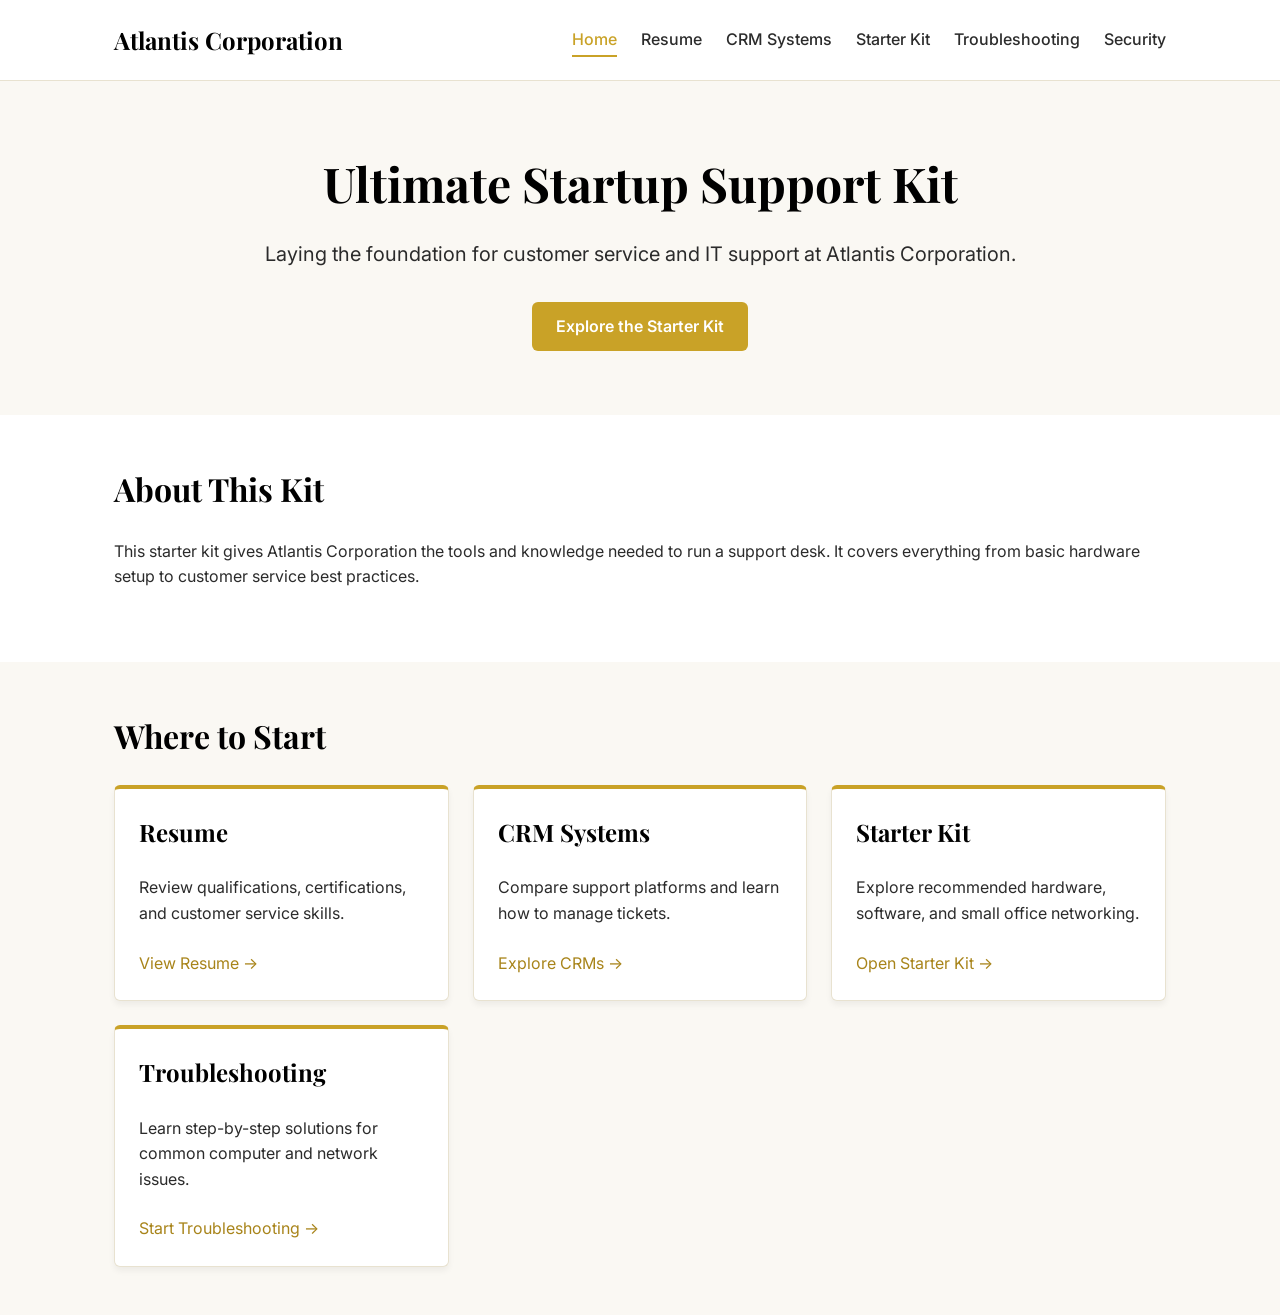
<file: index.html>
<!DOCTYPE html>
<html lang="en">
<head>
  <meta charset="UTF-8">
  <meta name="viewport" content="width=device-width, initial-scale=1.0">
  <title>Home | Ultimate Startup Support Kit</title>
  
  <link rel="preconnect" href="https://fonts.googleapis.com">
  <link rel="preconnect" href="https://fonts.gstatic.com" crossorigin>
  <link href="https://fonts.googleapis.com/css2?family=Inter:wght@400;500;600&family=Playfair+Display:ital,wght@0,400;0,700;1,400&display=swap" rel="stylesheet">
  
  <link rel="stylesheet" href="css/styles.css">
</head>
<body>

  <header class="site-header">
    <div class="container header-container">
      <a href="index.html" class="site-title">Atlantis Corporation</a>
      
      <button class="menu-toggle" aria-label="Toggle navigation">
        <span class="hamburger"></span>
      </button>

      <nav class="main-nav">
        <ul>
          <li><a href="index.html" class="active">Home</a></li>
          <li><a href="resume.html">Resume</a></li>
          <li><a href="crm.html">CRM Systems</a></li>
          <li><a href="starter-kit.html">Starter Kit</a></li>
          <li><a href="troubleshooting.html">Troubleshooting</a></li>
          <li><a href="security.html">Security</a></li>
        </ul>
      </nav>
    </div>
  </header>

  <section class="hero bg-off-white">
    <div class="container">
      <h1>Ultimate Startup Support Kit</h1>
      <p>Laying the foundation for customer service and IT support at Atlantis Corporation.</p>
      <a href="starter-kit.html" class="btn">Explore the Starter Kit</a>
    </div>
  </section>

  <section>
    <div class="container">
      <h2>About This Kit</h2>
      <p>This starter kit gives Atlantis Corporation the tools and knowledge needed to run a support desk. It covers everything from basic hardware setup to customer service best practices.</p>
    </div>
  </section>

  <section class="bg-off-white">
    <div class="container">
      <h2>Where to Start</h2>
      <div class="card-grid">
        
        <div class="card">
          <h3>Resume</h3>
          <p>Review qualifications, certifications, and customer service skills.</p>
          <a href="resume.html">View Resume &rarr;</a>
        </div>

        <div class="card">
          <h3>CRM Systems</h3>
          <p>Compare support platforms and learn how to manage tickets.</p>
          <a href="crm.html">Explore CRMs &rarr;</a>
        </div>

        <div class="card">
          <h3>Starter Kit</h3>
          <p>Explore recommended hardware, software, and small office networking.</p>
          <a href="starter-kit.html">Open Starter Kit &rarr;</a>
        </div>

        <div class="card">
          <h3>Troubleshooting</h3>
          <p>Learn step-by-step solutions for common computer and network issues.</p>
          <a href="troubleshooting.html">Start Troubleshooting &rarr;</a>
        </div>

      </div>
    </div>
  </section>

  <script src="js/main.js"></script>
</body>
</html>
</file>
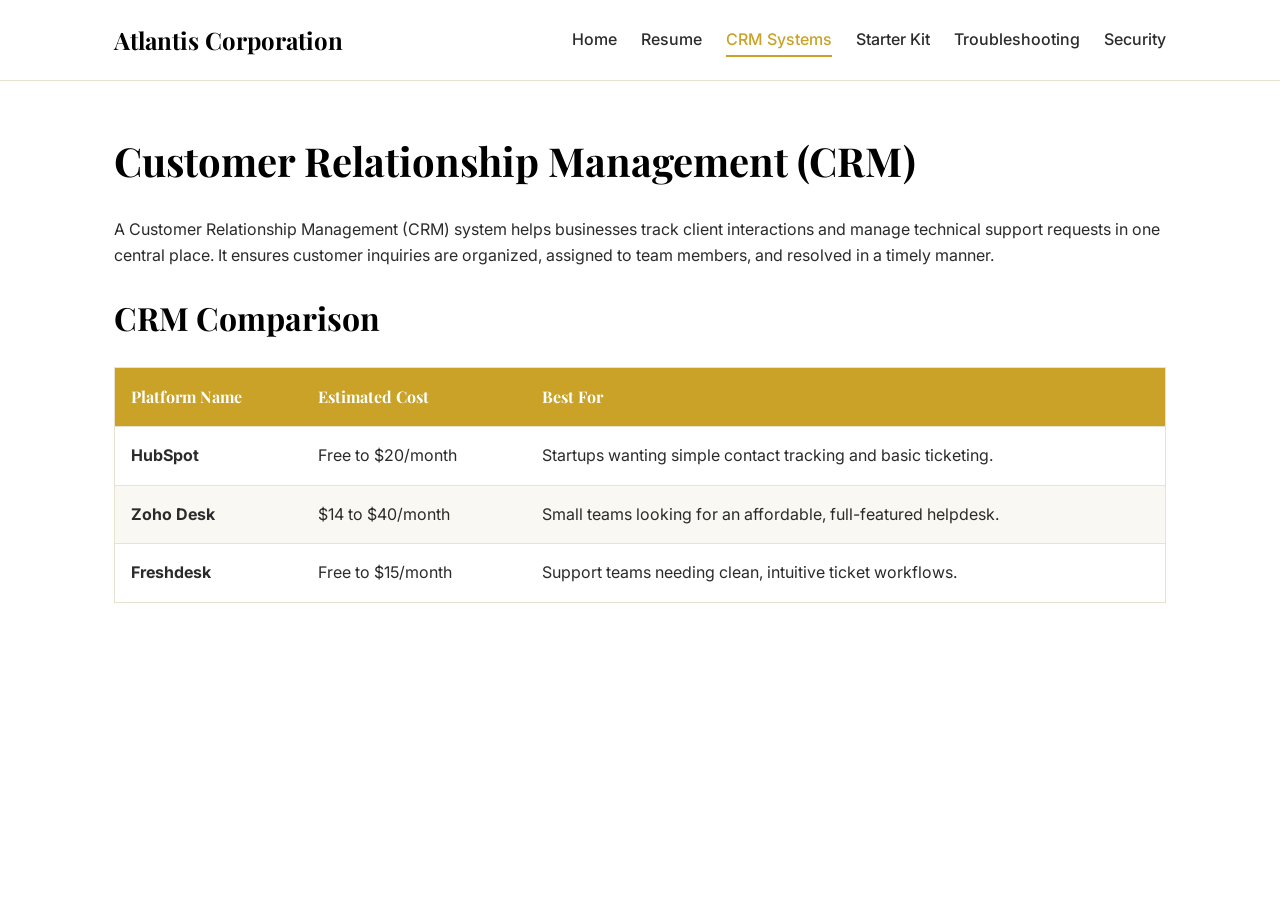
<file: crm.html>
<!DOCTYPE html>
<html lang="en">
<head>
  <meta charset="UTF-8">
  <meta name="viewport" content="width=device-width, initial-scale=1.0">
  <title>CRM Systems | Atlantis Corporation Starter Kit</title>
  
  <link rel="preconnect" href="https://fonts.googleapis.com">
  <link rel="preconnect" href="https://fonts.gstatic.com" crossorigin>
  <link href="https://fonts.googleapis.com/css2?family=Inter:wght@400;500;600&family=Playfair+Display:ital,wght@0,400;0,700;1,400&display=swap" rel="stylesheet">
  
  <link rel="stylesheet" href="css/styles.css">
</head>
<body>

  <header class="site-header">
    <div class="container header-container">
      <a href="index.html" class="site-title">Atlantis Corporation</a>
      
      <button class="menu-toggle" aria-label="Toggle navigation">
        <span class="hamburger"></span>
      </button>

      <nav class="main-nav">
        <ul>
          <li><a href="index.html">Home</a></li>
          <li><a href="resume.html">Resume</a></li>
          <li><a href="crm.html" class="active">CRM Systems</a></li>
          <li><a href="starter-kit.html">Starter Kit</a></li>
          <li><a href="troubleshooting.html">Troubleshooting</a></li>
          <li><a href="security.html">Security</a></li>
        </ul>
      </nav>
    </div>
  </header>

  <section>
    <div class="container">
      <h1>Customer Relationship Management (CRM)</h1>
      <p>A Customer Relationship Management (CRM) system helps businesses track client interactions and manage technical support requests in one central place. It ensures customer inquiries are organized, assigned to team members, and resolved in a timely manner.</p>
      
      <h2>CRM Comparison</h2>
      <div class="table-responsive">
        <table>
          <thead>
            <tr>
              <th>Platform Name</th>
              <th>Estimated Cost</th>
              <th>Best For</th>
            </tr>
          </thead>
          <tbody>
            <tr>
              <td><strong>HubSpot</strong></td>
              <td>Free to $20/month</td>
              <td>Startups wanting simple contact tracking and basic ticketing.</td>
            </tr>
            <tr>
              <td><strong>Zoho Desk</strong></td>
              <td>$14 to $40/month</td>
              <td>Small teams looking for an affordable, full-featured helpdesk.</td>
            </tr>
            <tr>
              <td><strong>Freshdesk</strong></td>
              <td>Free to $15/month</td>
              <td>Support teams needing clean, intuitive ticket workflows.</td>
            </tr>
          </tbody>
        </table>
      </div>

    </div>
  </section>

  <script src="js/main.js"></script>
</body>
</html>
</file>
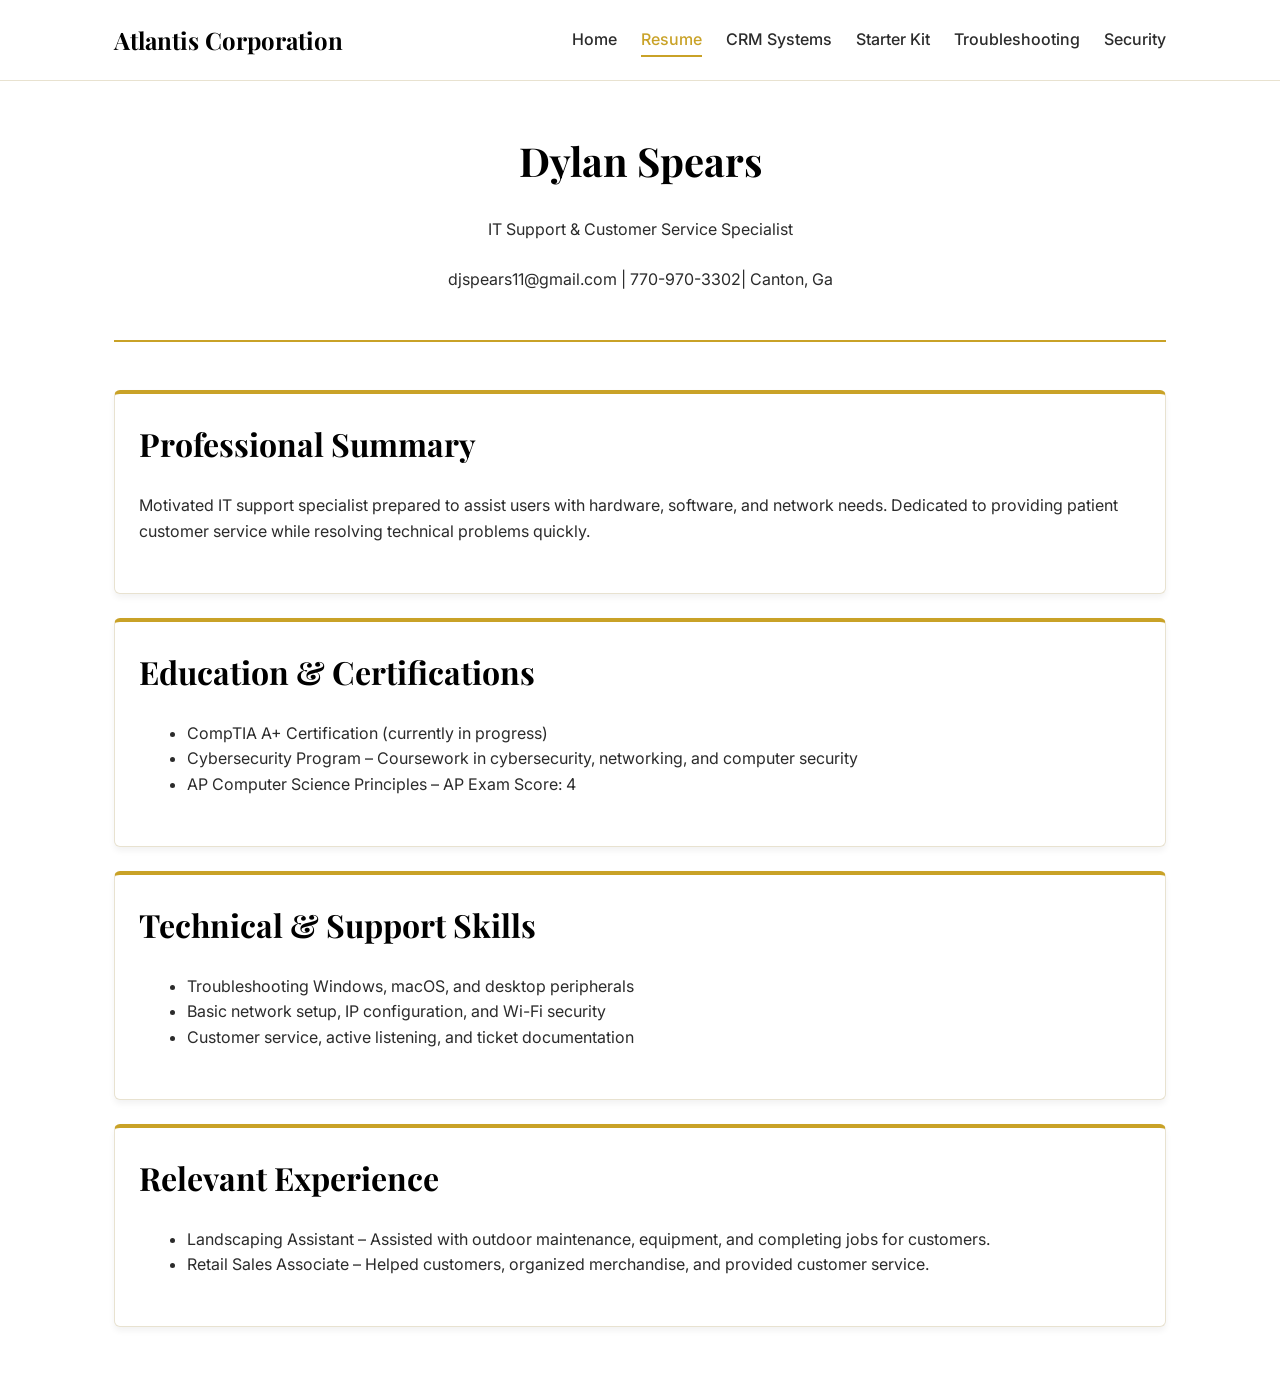
<file: resume.html>
<!DOCTYPE html>
<html lang="en">

<head>
  <meta charset="UTF-8">
  <meta name="viewport" content="width=device-width, initial-scale=1.0">
  <title>Resume | Atlantis Corporation Starter Kit</title>

  <link rel="preconnect" href="https://fonts.googleapis.com">
  <link rel="preconnect" href="https://fonts.gstatic.com" crossorigin>
  <link
    href="https://fonts.googleapis.com/css2?family=Inter:wght@400;500;600&family=Playfair+Display:ital,wght@0,400;0,700;1,400&display=swap"
    rel="stylesheet">

  <link rel="stylesheet" href="css/styles.css">
</head>

<body>

  <header class="site-header">
    <div class="container header-container">
      <a href="index.html" class="site-title">Atlantis Corporation</a>

      <button class="menu-toggle" aria-label="Toggle navigation">
        <span class="hamburger"></span>
      </button>

      <nav class="main-nav">
        <ul>
          <li><a href="index.html">Home</a></li>
          <li><a href="resume.html" class="active">Resume</a></li>
          <li><a href="crm.html">CRM Systems</a></li>
          <li><a href="starter-kit.html">Starter Kit</a></li>
          <li><a href="troubleshooting.html">Troubleshooting</a></li>
          <li><a href="security.html">Security</a></li>
        </ul>
      </nav>
    </div>
  </header>

  <section>
    <div class="container">

      <div class="resume-header">
        <h1>Dylan Spears</h1>
        <p>IT Support & Customer Service Specialist</p>
        <p>
          djspears11@gmail.com |
          770-970-3302|
          Canton, Ga
        </p>
        <div style="margin-top: 1rem;">

        </div>
      </div>

      <div class="card" style="margin-bottom: var(--spacing-md);">
        <h2>Professional Summary</h2>
        <p>Motivated IT support specialist prepared to assist users with hardware, software, and network needs.
          Dedicated to providing patient customer service while resolving technical problems quickly.</p>
      </div>

      <div class="card" style="margin-bottom: var(--spacing-md);">
        <h2>Education & Certifications</h2>
        <ul>
          <li>CompTIA A+ Certification (currently in progress)</li>
          <li>Cybersecurity Program – Coursework in cybersecurity, networking, and computer security</li>
          <li>AP Computer Science Principles – AP Exam Score: 4</li>
        </ul>
      </div>

      <div class="card" style="margin-bottom: var(--spacing-md);">
        <h2>Technical & Support Skills</h2>
        <ul>
          <li>Troubleshooting Windows, macOS, and desktop peripherals</li>
          <li>Basic network setup, IP configuration, and Wi-Fi security</li>
          <li>Customer service, active listening, and ticket documentation</li>
        </ul>
      </div>

      <div class="card">
        <h2>Relevant Experience</h2>
        <ul>
          <li>Landscaping Assistant – Assisted with outdoor maintenance, equipment, and completing jobs for customers.
          </li>
          <li>Retail Sales Associate – Helped customers, organized merchandise, and provided customer service.</li>
        </ul>
      </div>

    </div>
  </section>

  <script src="js/main.js"></script>
</body>

</html>
</file>
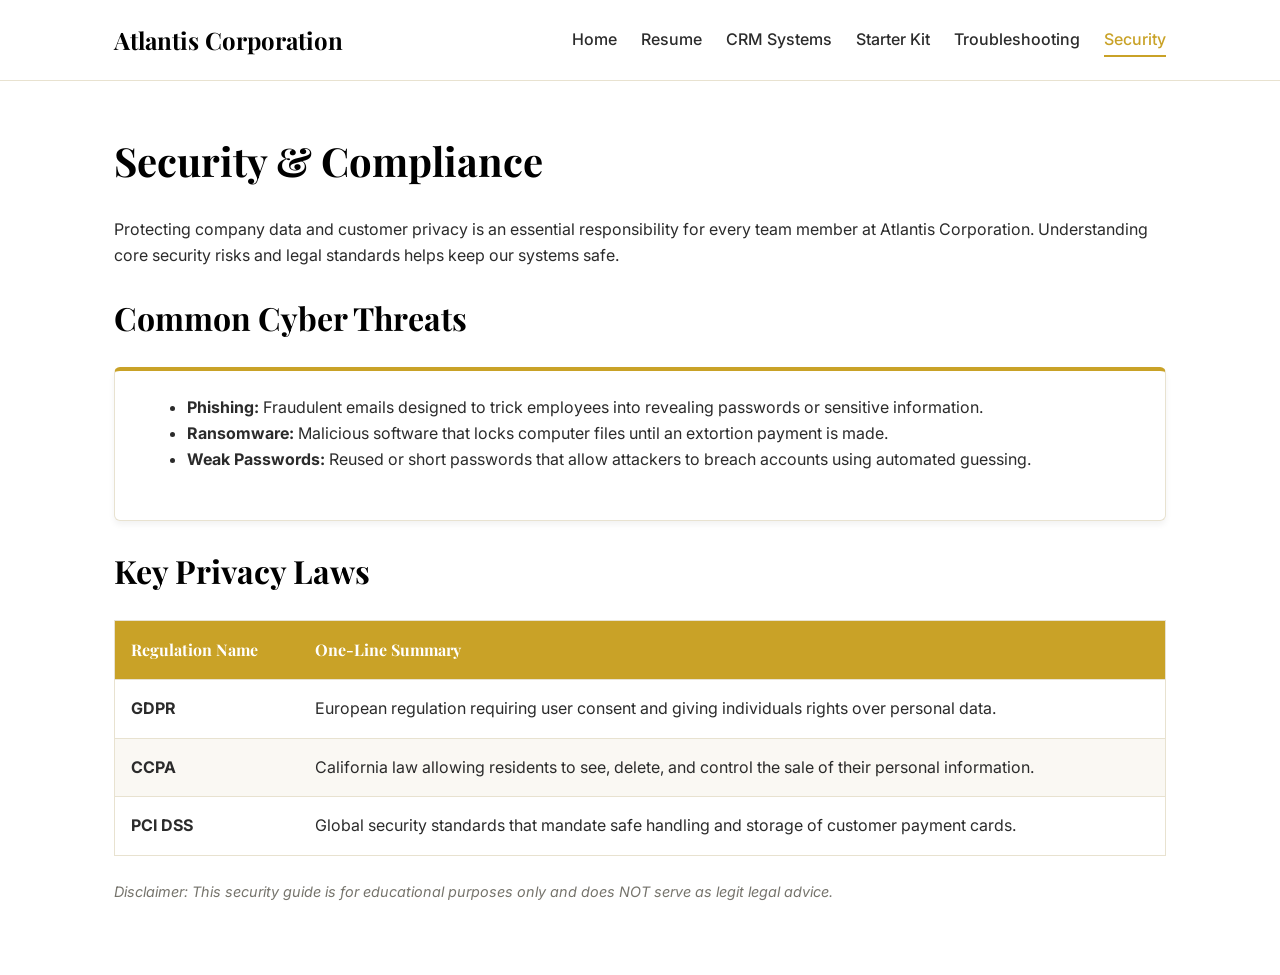
<file: security.html>
<!DOCTYPE html>
<html lang="en">

<head>
  <meta charset="UTF-8">
  <meta name="viewport" content="width=device-width, initial-scale=1.0">
  <title>Security & Compliance | Atlantis Corporation Starter Kit</title>

  <link rel="preconnect" href="https://fonts.googleapis.com">
  <link rel="preconnect" href="https://fonts.gstatic.com" crossorigin>
  <link
    href="https://fonts.googleapis.com/css2?family=Inter:wght@400;500;600&family=Playfair+Display:ital,wght@0,400;0,700;1,400&display=swap"
    rel="stylesheet">

  <link rel="stylesheet" href="css/styles.css">
</head>

<body>

  <header class="site-header">
    <div class="container header-container">
      <a href="index.html" class="site-title">Atlantis Corporation</a>

      <button class="menu-toggle" aria-label="Toggle navigation">
        <span class="hamburger"></span>
      </button>

      <nav class="main-nav">
        <ul>
          <li><a href="index.html">Home</a></li>
          <li><a href="resume.html">Resume</a></li>
          <li><a href="crm.html">CRM Systems</a></li>
          <li><a href="starter-kit.html">Starter Kit</a></li>
          <li><a href="troubleshooting.html">Troubleshooting</a></li>
          <li><a href="security.html" class="active">Security</a></li>
        </ul>
      </nav>
    </div>
  </header>

  <section>
    <div class="container">
      <h1>Security & Compliance</h1>
      <p>Protecting company data and customer privacy is an essential responsibility for every team member at Atlantis
        Corporation. Understanding core security risks and legal standards helps keep our systems safe.</p>

      <h2>Common Cyber Threats</h2>
      <div class="card" style="margin-bottom: var(--spacing-md);">
        <ul>
          <li><strong>Phishing:</strong> Fraudulent emails designed to trick employees into revealing passwords or
            sensitive information.</li>
          <li><strong>Ransomware:</strong> Malicious software that locks computer files until an extortion payment is
            made.</li>
          <li><strong>Weak Passwords:</strong> Reused or short passwords that allow attackers to breach accounts using
            automated guessing.</li>
        </ul>
      </div>

      <h2>Key Privacy Laws</h2>
      <div class="table-responsive">
        <table>
          <thead>
            <tr>
              <th>Regulation Name</th>
              <th>One-Line Summary</th>
            </tr>
          </thead>
          <tbody>
            <tr>
              <td><strong>GDPR</strong></td>
              <td>European regulation requiring user consent and giving individuals rights over personal data.</td>
            </tr>
            <tr>
              <td><strong>CCPA</strong></td>
              <td>California law allowing residents to see, delete, and control the sale of their personal information.
              </td>
            </tr>
            <tr>
              <td><strong>PCI DSS</strong></td>
              <td>Global security standards that mandate safe handling and storage of customer payment cards.</td>
            </tr>
          </tbody>
        </table>
      </div>

      <p style="font-size: 0.9rem; color: #76746c; margin-top: var(--spacing-md);">
        <em>Disclaimer: This security guide is for educational purposes only and does NOT serve as legit legal
          advice.</em>
      </p>

    </div>
  </section>

  <script src="js/main.js"></script>
</body>

</html>
</file>
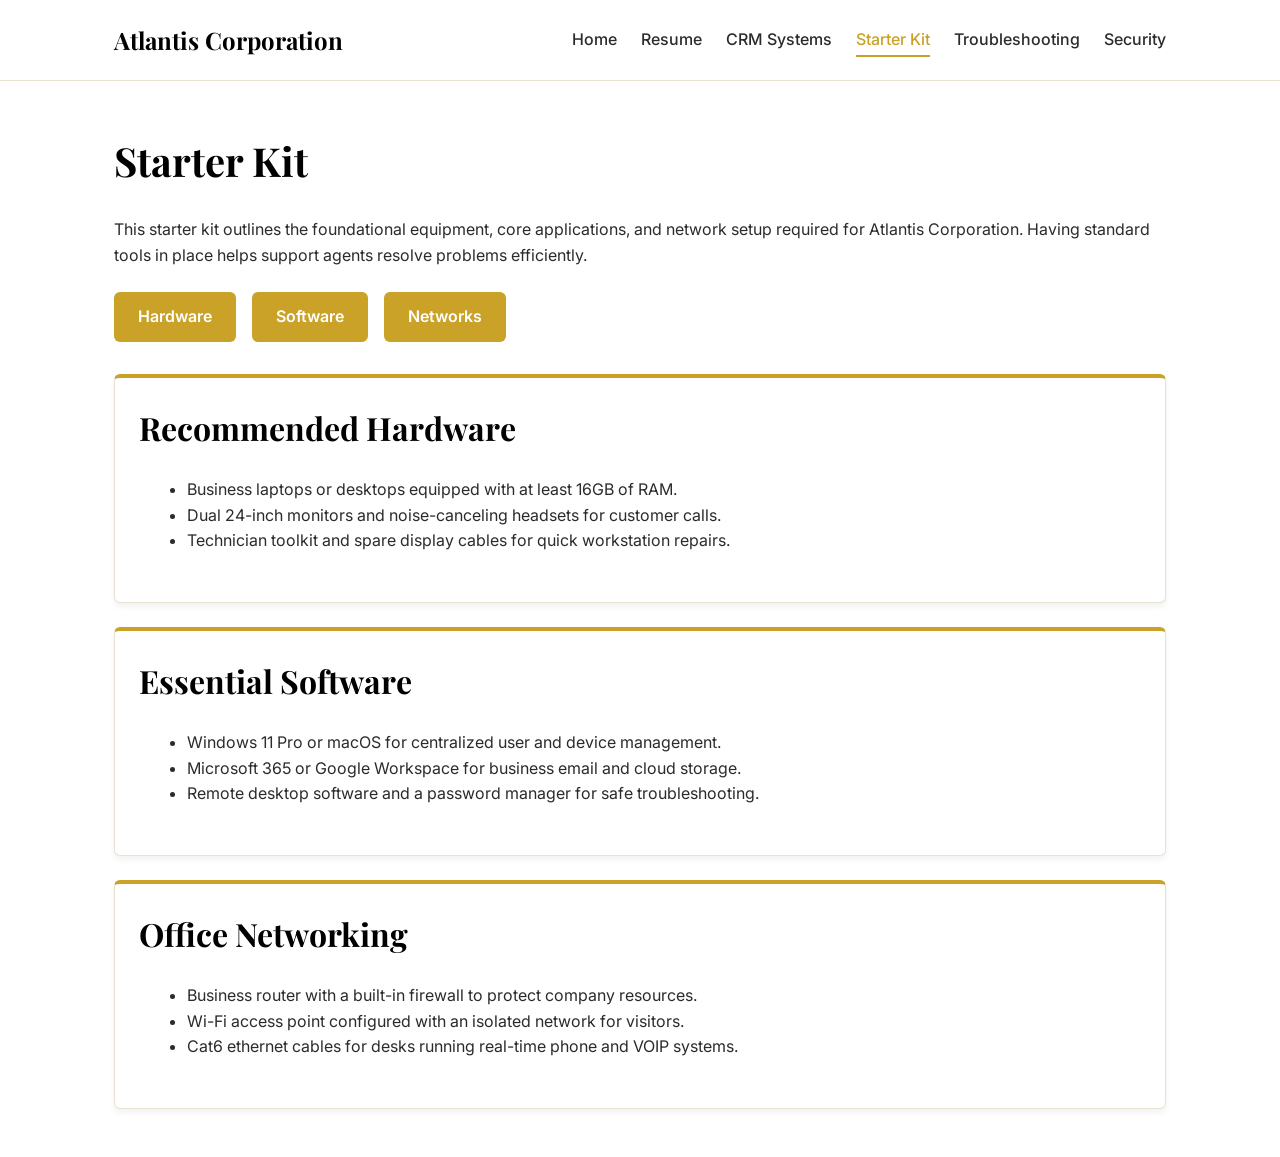
<file: starter-kit.html>
<!DOCTYPE html>
<html lang="en">
<head>
  <meta charset="UTF-8">
  <meta name="viewport" content="width=device-width, initial-scale=1.0">
  <title>Starter Kit | Atlantis Corporation</title>
  
  <link rel="preconnect" href="https://fonts.googleapis.com">
  <link rel="preconnect" href="https://fonts.gstatic.com" crossorigin>
  <link href="https://fonts.googleapis.com/css2?family=Inter:wght@400;500;600&family=Playfair+Display:ital,wght@0,400;0,700;1,400&display=swap" rel="stylesheet">
  
  <link rel="stylesheet" href="css/styles.css">
  <style>
    .anchor-links {
      display: flex;
      gap: 1rem;
      margin-bottom: 2rem;
      flex-wrap: wrap;
    }
  </style>
</head>
<body>

  <header class="site-header">
    <div class="container header-container">
      <a href="index.html" class="site-title">Atlantis Corporation</a>
      
      <button class="menu-toggle" aria-label="Toggle navigation">
        <span class="hamburger"></span>
      </button>

      <nav class="main-nav">
        <ul>
          <li><a href="index.html">Home</a></li>
          <li><a href="resume.html">Resume</a></li>
          <li><a href="crm.html">CRM Systems</a></li>
          <li><a href="starter-kit.html" class="active">Starter Kit</a></li>
          <li><a href="troubleshooting.html">Troubleshooting</a></li>
          <li><a href="security.html">Security</a></li>
        </ul>
      </nav>
    </div>
  </header>

  <section>
    <div class="container">
      <h1>Starter Kit</h1>
      <p>This starter kit outlines the foundational equipment, core applications, and network setup required for Atlantis Corporation. Having standard tools in place helps support agents resolve problems efficiently.</p>
      
      <div class="anchor-links">
        <a href="#hardware" class="btn">Hardware</a>
        <a href="#software" class="btn">Software</a>
        <a href="#networks" class="btn">Networks</a>
      </div>

      <div class="card" id="hardware" style="margin-bottom: var(--spacing-md);">
        <h2>Recommended Hardware</h2>
        <ul>
          <li>Business laptops or desktops equipped with at least 16GB of RAM.</li>
          <li>Dual 24-inch monitors and noise-canceling headsets for customer calls.</li>
          <li>Technician toolkit and spare display cables for quick workstation repairs.</li>
        </ul>
      </div>

      <div class="card" id="software" style="margin-bottom: var(--spacing-md);">
        <h2>Essential Software</h2>
        <ul>
          <li>Windows 11 Pro or macOS for centralized user and device management.</li>
          <li>Microsoft 365 or Google Workspace for business email and cloud storage.</li>
          <li>Remote desktop software and a password manager for safe troubleshooting.</li>
        </ul>
      </div>

      <div class="card" id="networks">
        <h2>Office Networking</h2>
        <ul>
          <li>Business router with a built-in firewall to protect company resources.</li>
          <li>Wi-Fi access point configured with an isolated network for visitors.</li>
          <li>Cat6 ethernet cables for desks running real-time phone and VOIP systems.</li>
        </ul>
      </div>

    </div>
  </section>

  <script src="js/main.js"></script>
</body>
</html>
</file>
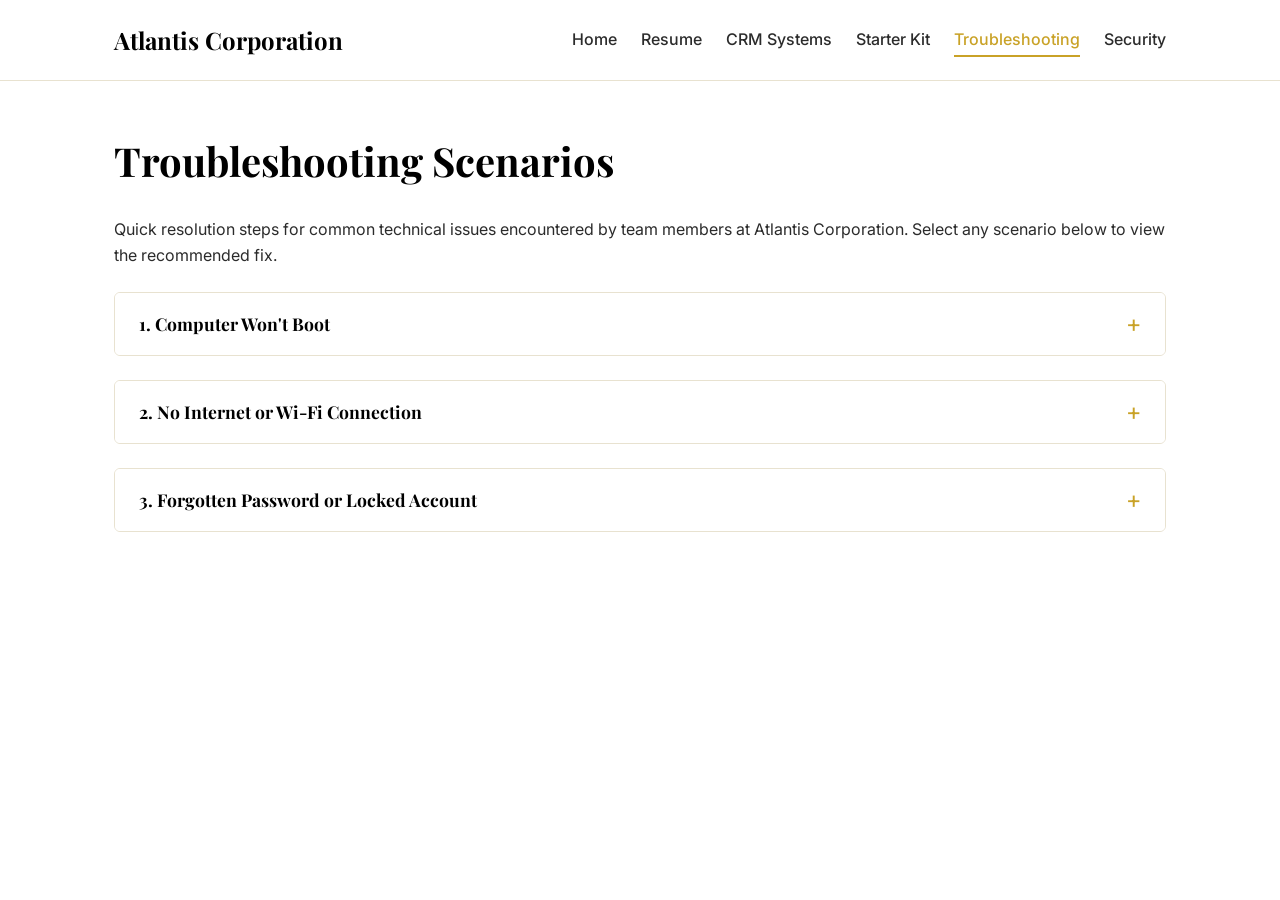
<file: troubleshooting.html>
<!DOCTYPE html>
<html lang="en">
<head>
  <meta charset="UTF-8">
  <meta name="viewport" content="width=device-width, initial-scale=1.0">
  <title>Troubleshooting | Atlantis Corporation Starter Kit</title>
  
  <link rel="preconnect" href="https://fonts.googleapis.com">
  <link rel="preconnect" href="https://fonts.gstatic.com" crossorigin>
  <link href="https://fonts.googleapis.com/css2?family=Inter:wght@400;500;600&family=Playfair+Display:ital,wght@0,400;0,700;1,400&display=swap" rel="stylesheet">
  
  <link rel="stylesheet" href="css/styles.css">
</head>
<body>

  <header class="site-header">
    <div class="container header-container">
      <a href="index.html" class="site-title">Atlantis Corporation</a>
      
      <button class="menu-toggle" aria-label="Toggle navigation">
        <span class="hamburger"></span>
      </button>

      <nav class="main-nav">
        <ul>
          <li><a href="index.html">Home</a></li>
          <li><a href="resume.html">Resume</a></li>
          <li><a href="crm.html">CRM Systems</a></li>
          <li><a href="starter-kit.html">Starter Kit</a></li>
          <li><a href="troubleshooting.html" class="active">Troubleshooting</a></li>
          <li><a href="security.html">Security</a></li>
        </ul>
      </nav>
    </div>
  </header>

  <section>
    <div class="container">
      <h1>Troubleshooting Scenarios</h1>
      <p>Quick resolution steps for common technical issues encountered by team members at Atlantis Corporation. Select any scenario below to view the recommended fix.</p>

      <div class="accordion">
        <button class="accordion-header" type="button" aria-expanded="false">
          <h3>1. Computer Won't Boot</h3>
          <span class="accordion-icon">+</span>
        </button>
        <div class="accordion-content">
          <p><strong>Problem:</strong> The power button is pressed, but the machine will not turn on or load the operating system.</p>
          <p><strong>Fix:</strong></p>
          <ol>
            <li>Check that the power cable is firmly connected to both the computer and the wall outlet.</li>
            <li>Confirm the monitor is powered on and the video cable is plugged in properly.</li>
            <li>Hold the power button down for 20 seconds to drain residual power, then try turning it on again.</li>
          </ol>
        </div>
      </div>

      <div class="accordion">
        <button class="accordion-header" type="button" aria-expanded="false">
          <h3>2. No Internet or Wi-Fi Connection</h3>
          <span class="accordion-icon">+</span>
        </button>
        <div class="accordion-content">
          <p><strong>Problem:</strong> The workstation cannot load web pages or connect to internal office networks.</p>
          <p><strong>Fix:</strong></p>
          <ol>
            <li>Ensure the device Wi-Fi switch is turned on or the network cable is clicked in tightly.</li>
            <li>Disconnect from the network and reconnect to refresh the computer IP address.</li>
            <li>Restart the computer and the local router to clear network configuration errors.</li>
          </ol>
        </div>
      </div>

      <div class="accordion">
        <button class="accordion-header" type="button" aria-expanded="false">
          <h3>3. Forgotten Password or Locked Account</h3>
          <span class="accordion-icon">+</span>
        </button>
        <div class="accordion-content">
          <p><strong>Problem:</strong> The user is locked out after entering the wrong password or forgetting their credentials.</p>
          <p><strong>Fix:</strong></p>
          <ol>
            <li>Verify the employee identity following standard company verification questions.</li>
            <li>Confirm Caps Lock is turned off and have the user attempt entry one more time.</li>
            <li>Open the administrator portal to unlock the account and set a temporary password.</li>
          </ol>
        </div>
      </div>

    </div>
  </section>

  <script src="js/main.js"></script>
</body>
</html>
</file>
<file: css/styles.css>
:root {
  --bg-primary: #FFFFFF;
  --bg-secondary: #FAF8F3;
  --accent-gold: #C9A227;
  --accent-gold-dark: #A8841A;
  --text-primary: #2B2B2B;
  --text-inverse: #FFFFFF;
  --border-color: #E8E2D0;
  
  --font-heading: 'Playfair Display', serif;
  --font-body: 'Inter', sans-serif;
  
  --max-width: 1100px;
  --spacing-sm: 0.5rem;
  --spacing-md: 1.5rem;
  --spacing-lg: 3rem;
  --border-radius: 6px;
  --transition-speed: 0.3s;
}

* {
  box-sizing: border-box;
  margin: 0;
  padding: 0;
}

body {
  font-family: var(--font-body);
  color: var(--text-primary);
  background-color: var(--bg-primary);
  line-height: 1.6;
  font-size: 16px;
}

h1, h2, h3, h4, h5, h6 {
  font-family: var(--font-heading);
  color: #000000;
  margin-bottom: var(--spacing-md);
  font-weight: 700;
}

h1 { font-size: 2.5rem; }
h2 { font-size: 2rem; }
h3 { font-size: 1.5rem; }

p, ul, ol {
  margin-bottom: var(--spacing-md);
}

ul, ol {
  padding-left: var(--spacing-lg);
}

a {
  color: var(--accent-gold-dark);
  text-decoration: none;
  transition: color var(--transition-speed);
}

a:hover {
  color: #000000;
}

img {
  max-width: 100%;
  height: auto;
}

.container {
  max-width: var(--max-width);
  margin: 0 auto;
  padding: 0 var(--spacing-md);
}

section {
  padding: var(--spacing-lg) 0;
}

.bg-off-white {
  background-color: var(--bg-secondary);
}

.site-header {
  background-color: var(--bg-primary);
  border-bottom: 1px solid var(--border-color);
  position: sticky;
  top: 0;
  z-index: 100;
}

.header-container {
  display: flex;
  justify-content: space-between;
  align-items: center;
  height: 80px;
}

.site-title {
  font-family: var(--font-heading);
  font-size: 1.5rem;
  font-weight: 700;
  color: #000000;
  text-decoration: none;
}

.main-nav ul {
  display: flex;
  list-style: none;
  margin: 0;
  padding: 0;
  gap: var(--spacing-md);
}

.main-nav a {
  color: var(--text-primary);
  font-weight: 500;
  padding: 0.5rem 0;
  position: relative;
}

.main-nav a:hover, .main-nav a.active {
  color: var(--accent-gold);
}

.main-nav a.active::after {
  content: '';
  position: absolute;
  bottom: 0;
  left: 0;
  width: 100%;
  height: 2px;
  background-color: var(--accent-gold);
}

.menu-toggle {
  display: none;
  background: none;
  border: none;
  cursor: pointer;
  padding: 0.5rem;
}

.hamburger {
  display: block;
  width: 25px;
  height: 3px;
  background-color: var(--text-primary);
  position: relative;
  transition: background-color var(--transition-speed);
}

.hamburger::before, .hamburger::after {
  content: '';
  position: absolute;
  width: 100%;
  height: 3px;
  background-color: var(--text-primary);
  left: 0;
  transition: transform var(--transition-speed);
}

.hamburger::before { top: -8px; }
.hamburger::after { bottom: -8px; }

.btn {
  display: inline-block;
  background-color: var(--accent-gold);
  color: var(--text-inverse);
  padding: 0.75rem 1.5rem;
  border: none;
  border-radius: var(--border-radius);
  font-family: var(--font-body);
  font-weight: 600;
  cursor: pointer;
  text-align: center;
  transition: background-color var(--transition-speed);
}

.btn:hover {
  background-color: var(--accent-gold-dark);
  color: var(--text-inverse);
}

.card-grid {
  display: grid;
  grid-template-columns: repeat(auto-fit, minmax(300px, 1fr));
  gap: var(--spacing-md);
  margin-top: var(--spacing-md);
}

.card {
  background-color: var(--bg-primary);
  border: 1px solid var(--border-color);
  border-top: 4px solid var(--accent-gold);
  border-radius: var(--border-radius);
  padding: var(--spacing-md);
  box-shadow: 0 4px 6px rgba(0, 0, 0, 0.05);
  transition: transform var(--transition-speed), box-shadow var(--transition-speed);
}

.card:hover {
  transform: translateY(-5px);
  box-shadow: 0 8px 15px rgba(0, 0, 0, 0.1);
}

.card h3 {
  margin-top: 0;
  color: #000000;
}

.table-responsive {
  overflow-x: auto;
  margin-bottom: var(--spacing-md);
}

table {
  width: 100%;
  border-collapse: collapse;
  text-align: left;
  border: 1px solid var(--border-color);
}

th, td {
  padding: 1rem;
  border-bottom: 1px solid var(--border-color);
}

th {
  background-color: var(--accent-gold);
  color: var(--text-inverse);
  font-family: var(--font-heading);
  font-weight: 700;
}

tr:nth-child(even) {
  background-color: var(--bg-secondary);
}

tr:hover {
  background-color: rgba(201, 162, 39, 0.05);
}

.accordion {
  margin-bottom: var(--spacing-md);
  border: 1px solid var(--border-color);
  border-radius: var(--border-radius);
  overflow: hidden;
}

.accordion-header {
  width: 100%;
  background-color: var(--bg-primary);
  padding: 1rem 1.5rem;
  cursor: pointer;
  display: flex;
  justify-content: space-between;
  align-items: center;
  border: none;
  border-bottom: 1px solid transparent;
  font-family: inherit;
  color: inherit;
  text-align: left;
  transition: background-color var(--transition-speed);
}

.accordion-header h3 {
  margin: 0;
  font-size: 1.1rem;
}

.accordion-header:hover, .accordion-header.active {
  background-color: var(--bg-secondary);
}

.accordion-header.active {
  border-bottom: 1px solid var(--border-color);
}

.accordion-icon {
  font-size: 1.5rem;
  color: var(--accent-gold);
  transition: transform var(--transition-speed);
}

.accordion-header.active .accordion-icon {
  transform: rotate(45deg);
}

.accordion-content {
  background-color: var(--bg-primary);
  padding: 0;
  max-height: 0;
  overflow: hidden;
  transition: max-height 0.3s ease-out, padding 0.3s ease;
}

.accordion-header.active + .accordion-content {
  padding: 1.5rem;
  max-height: 1000px;
}

.hero {
  text-align: center;
  padding: 4rem 0;
}

.hero h1 {
  font-size: 3rem;
  margin-bottom: 1rem;
}

.hero p {
  font-size: 1.25rem;
  color: var(--text-primary);
  max-width: 800px;
  margin: 0 auto 2rem;
}

.resume-header {
  text-align: center;
  border-bottom: 2px solid var(--accent-gold);
  padding-bottom: var(--spacing-md);
  margin-bottom: var(--spacing-lg);
}

.resume-grid {
  display: grid;
  grid-template-columns: 2fr 1fr;
  gap: var(--spacing-lg);
}

.network-diagram {
  background-color: var(--bg-primary);
  border: 1px solid var(--border-color);
  border-radius: var(--border-radius);
  padding: 2rem;
  text-align: center;
  margin-bottom: var(--spacing-md);
}

.site-footer {
  background-color: var(--bg-secondary);
  border-top: 4px solid var(--accent-gold);
  padding: var(--spacing-lg) 0;
  margin-top: var(--spacing-lg);
  text-align: center;
}

.site-footer p {
  margin-bottom: 0.5rem;
}

@media (max-width: 768px) {
  .menu-toggle {
    display: block;
  }
  
  .main-nav {
    display: none;
    width: 100%;
    position: absolute;
    top: 80px;
    left: 0;
    background-color: var(--bg-primary);
    border-bottom: 1px solid var(--border-color);
    box-shadow: 0 4px 6px rgba(0, 0, 0, 0.05);
  }
  
  .main-nav.active {
    display: block;
  }
  
  .main-nav ul {
    flex-direction: column;
    gap: 0;
  }
  
  .main-nav a {
    display: block;
    padding: 1rem var(--spacing-md);
    border-bottom: 1px solid var(--bg-secondary);
  }
  
  .main-nav a.active::after {
    display: none;
  }
  
  .main-nav a.active {
    background-color: var(--bg-secondary);
    border-left: 4px solid var(--accent-gold);
  }

  .resume-grid {
    grid-template-columns: 1fr;
  }
  
  h1 { font-size: 2rem; }
  h2 { font-size: 1.5rem; }
}
</file>
